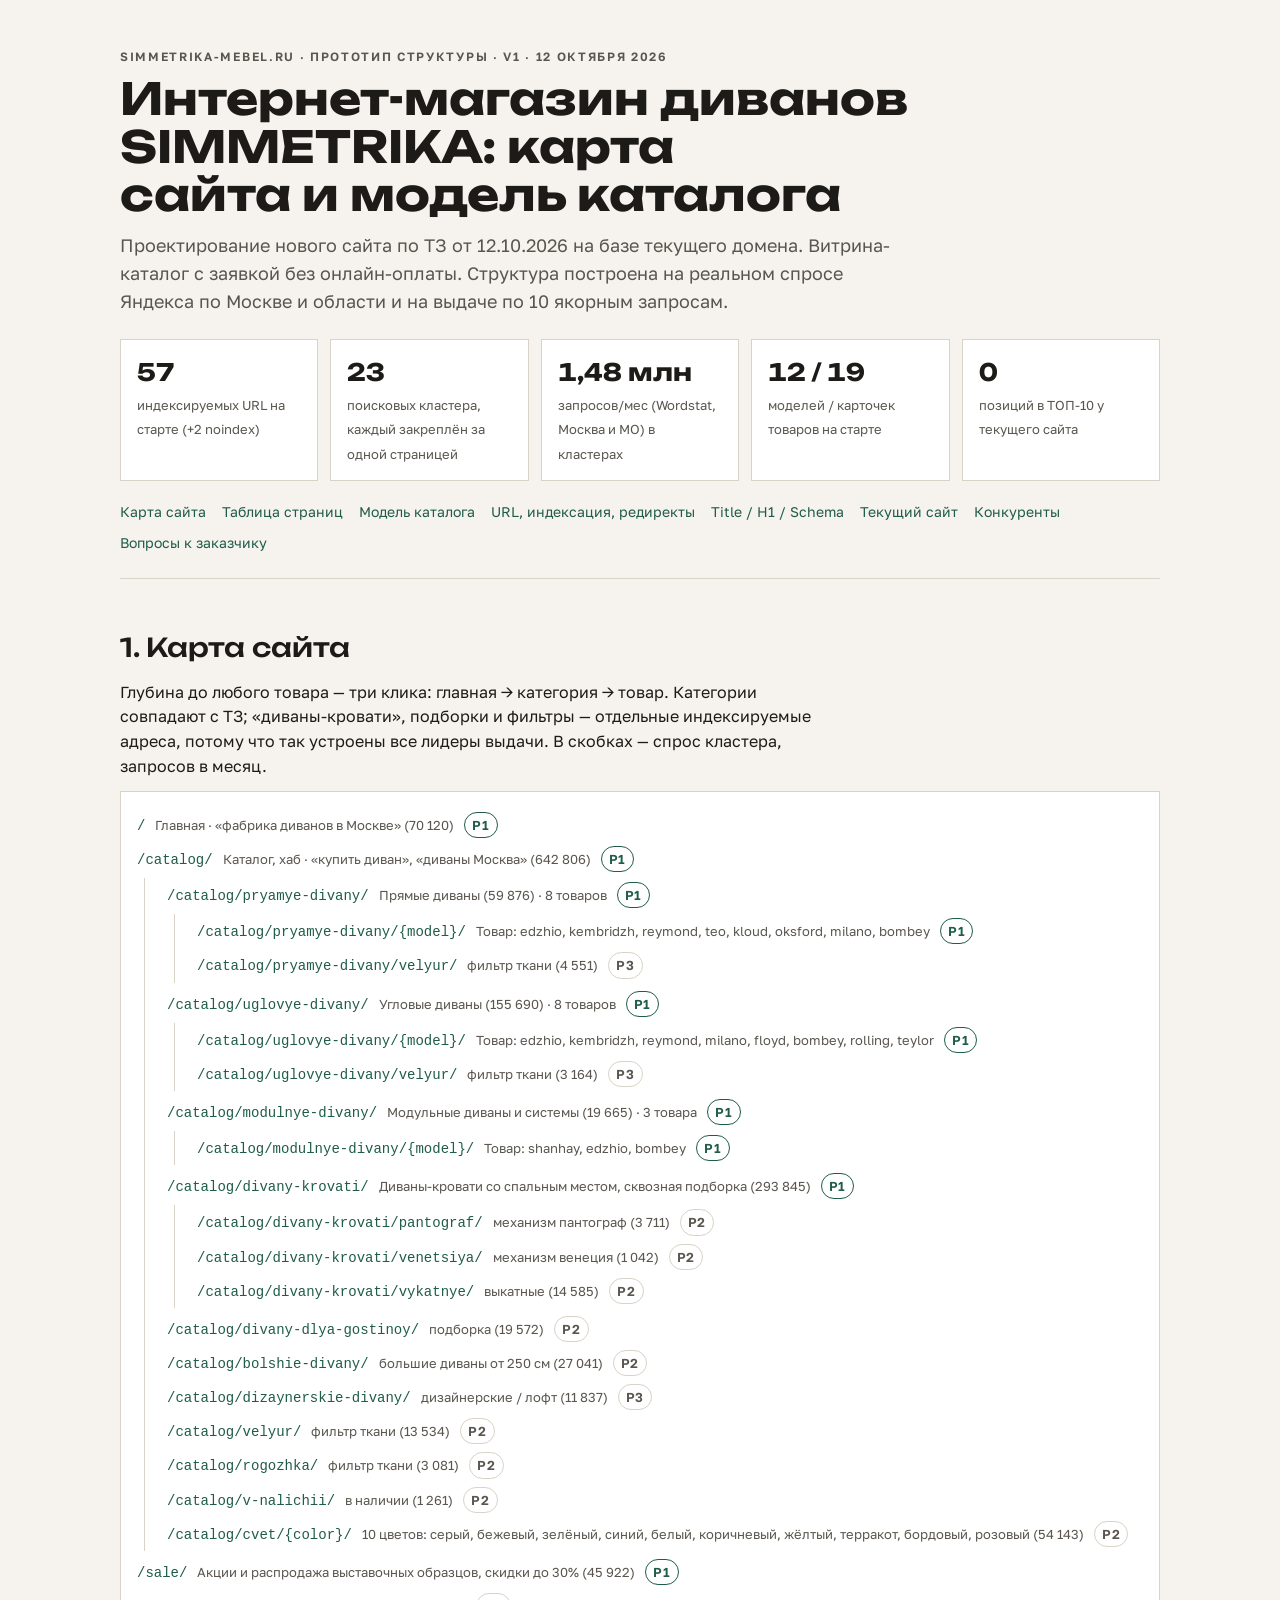
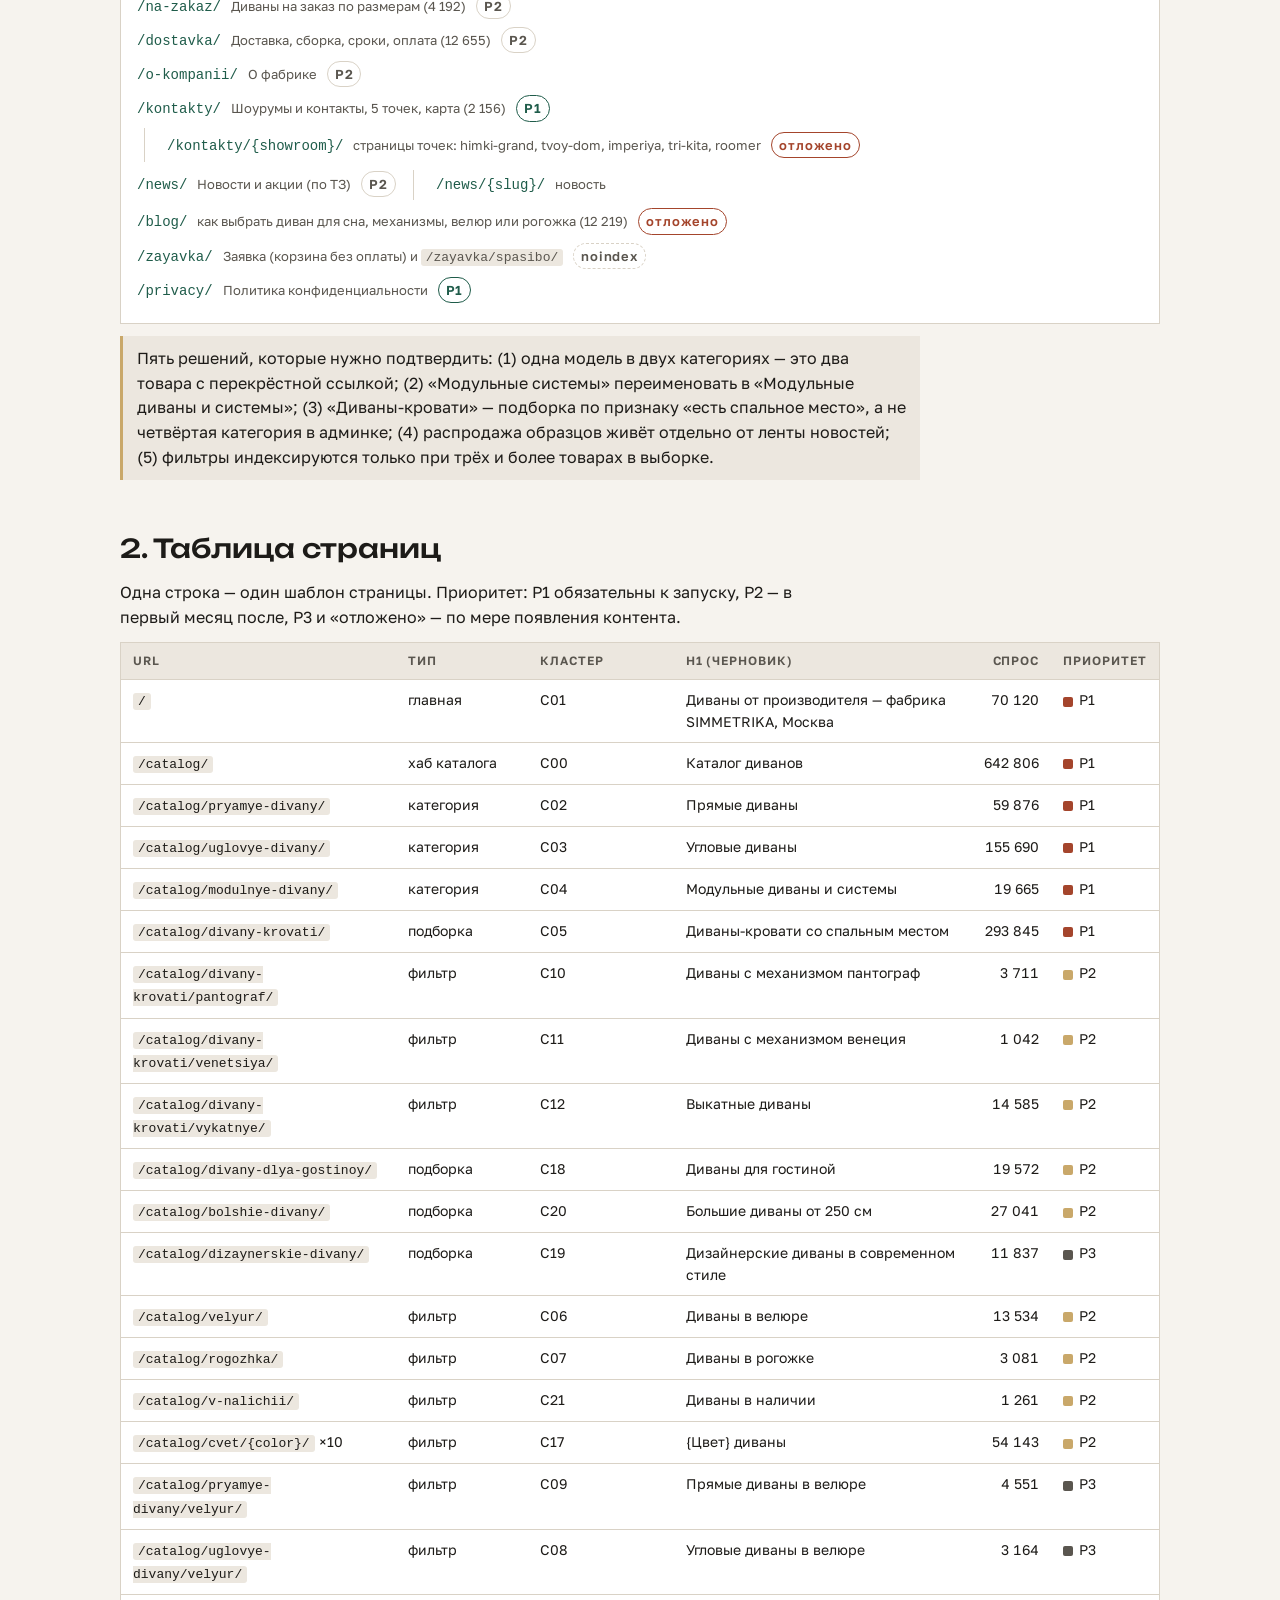
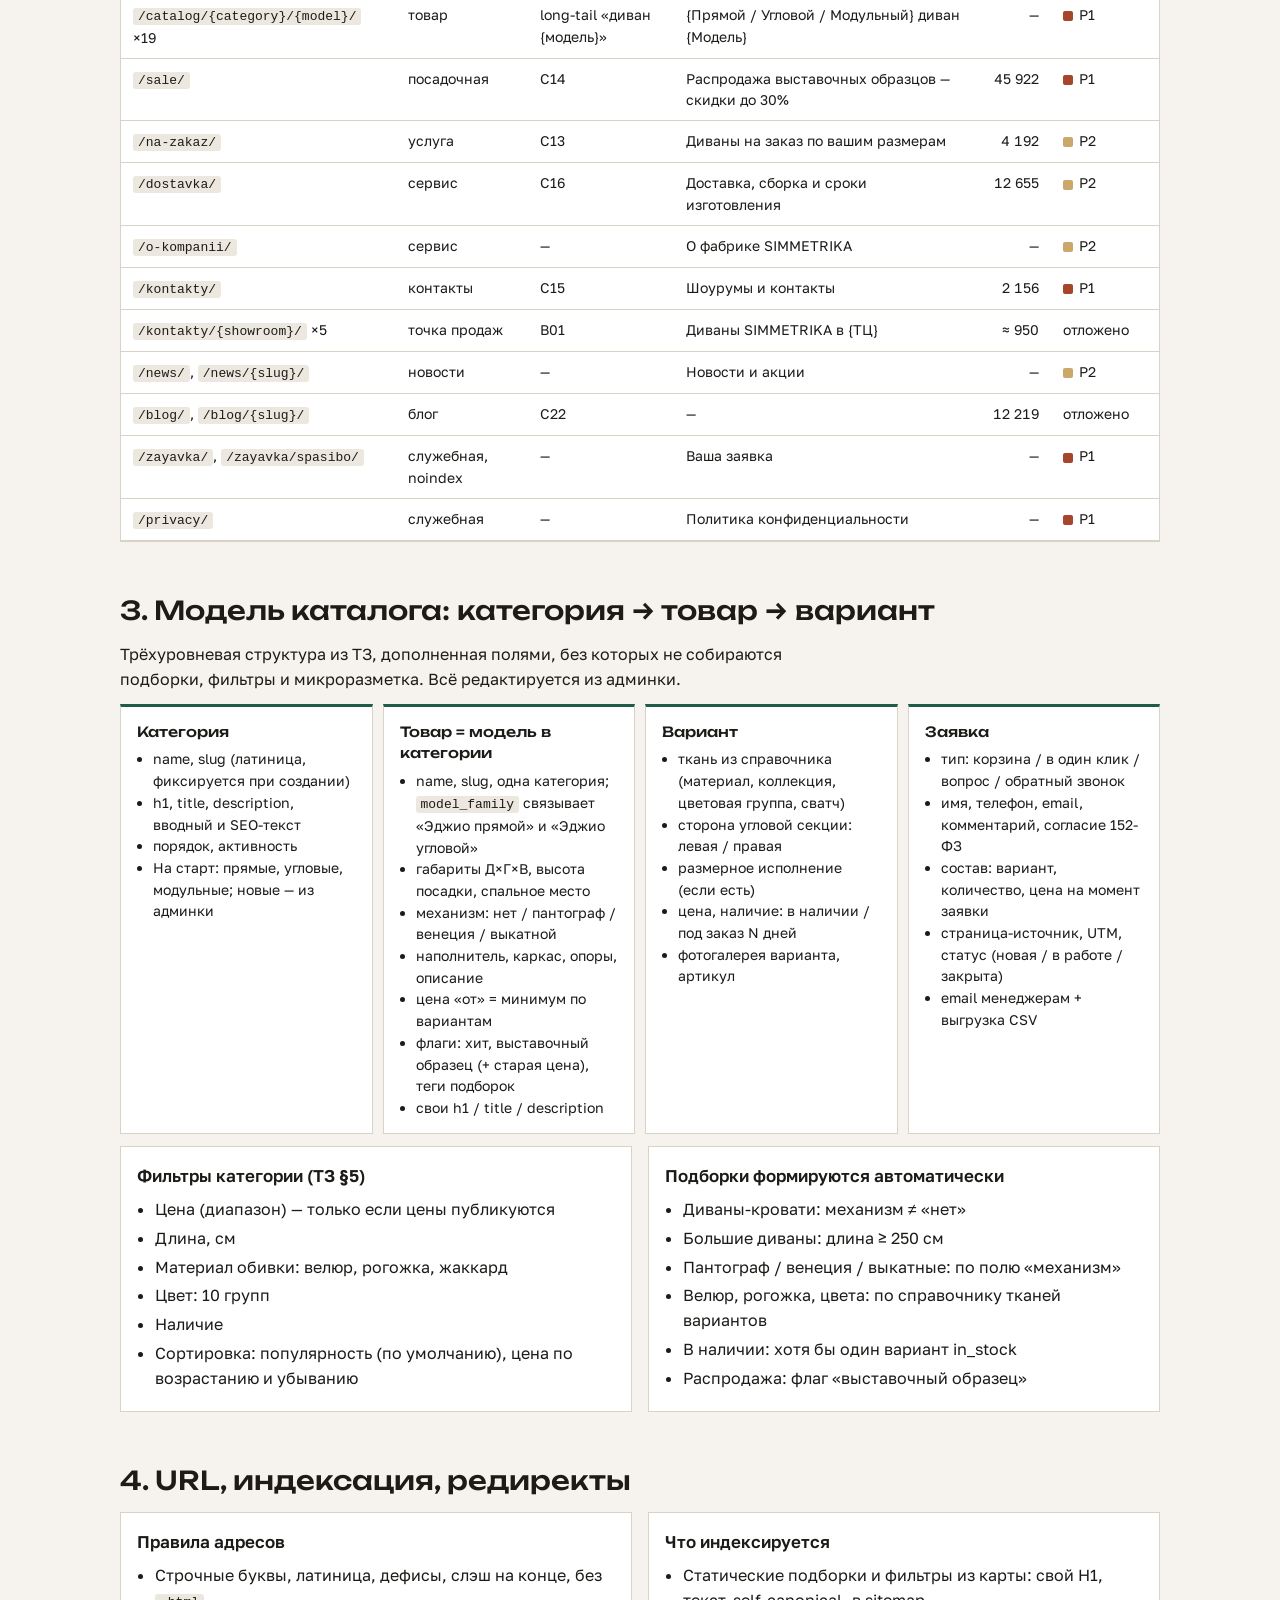
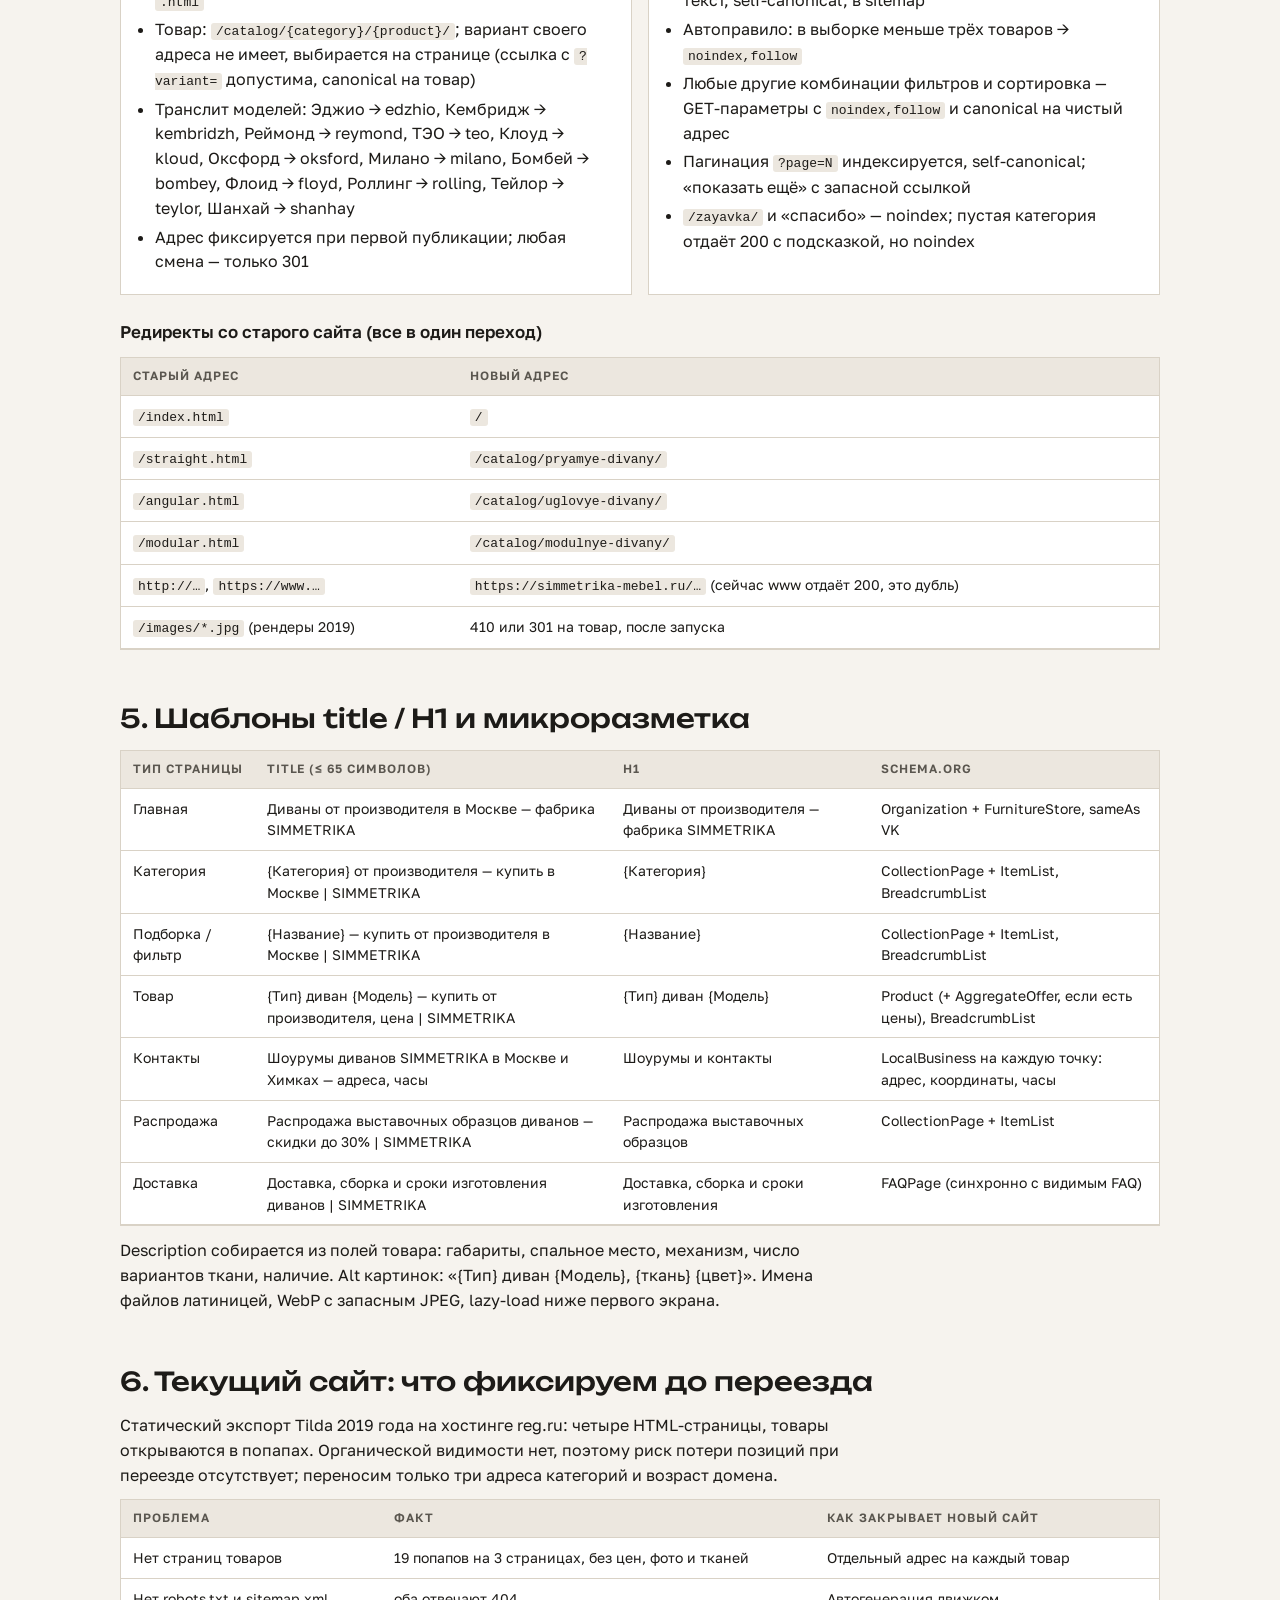
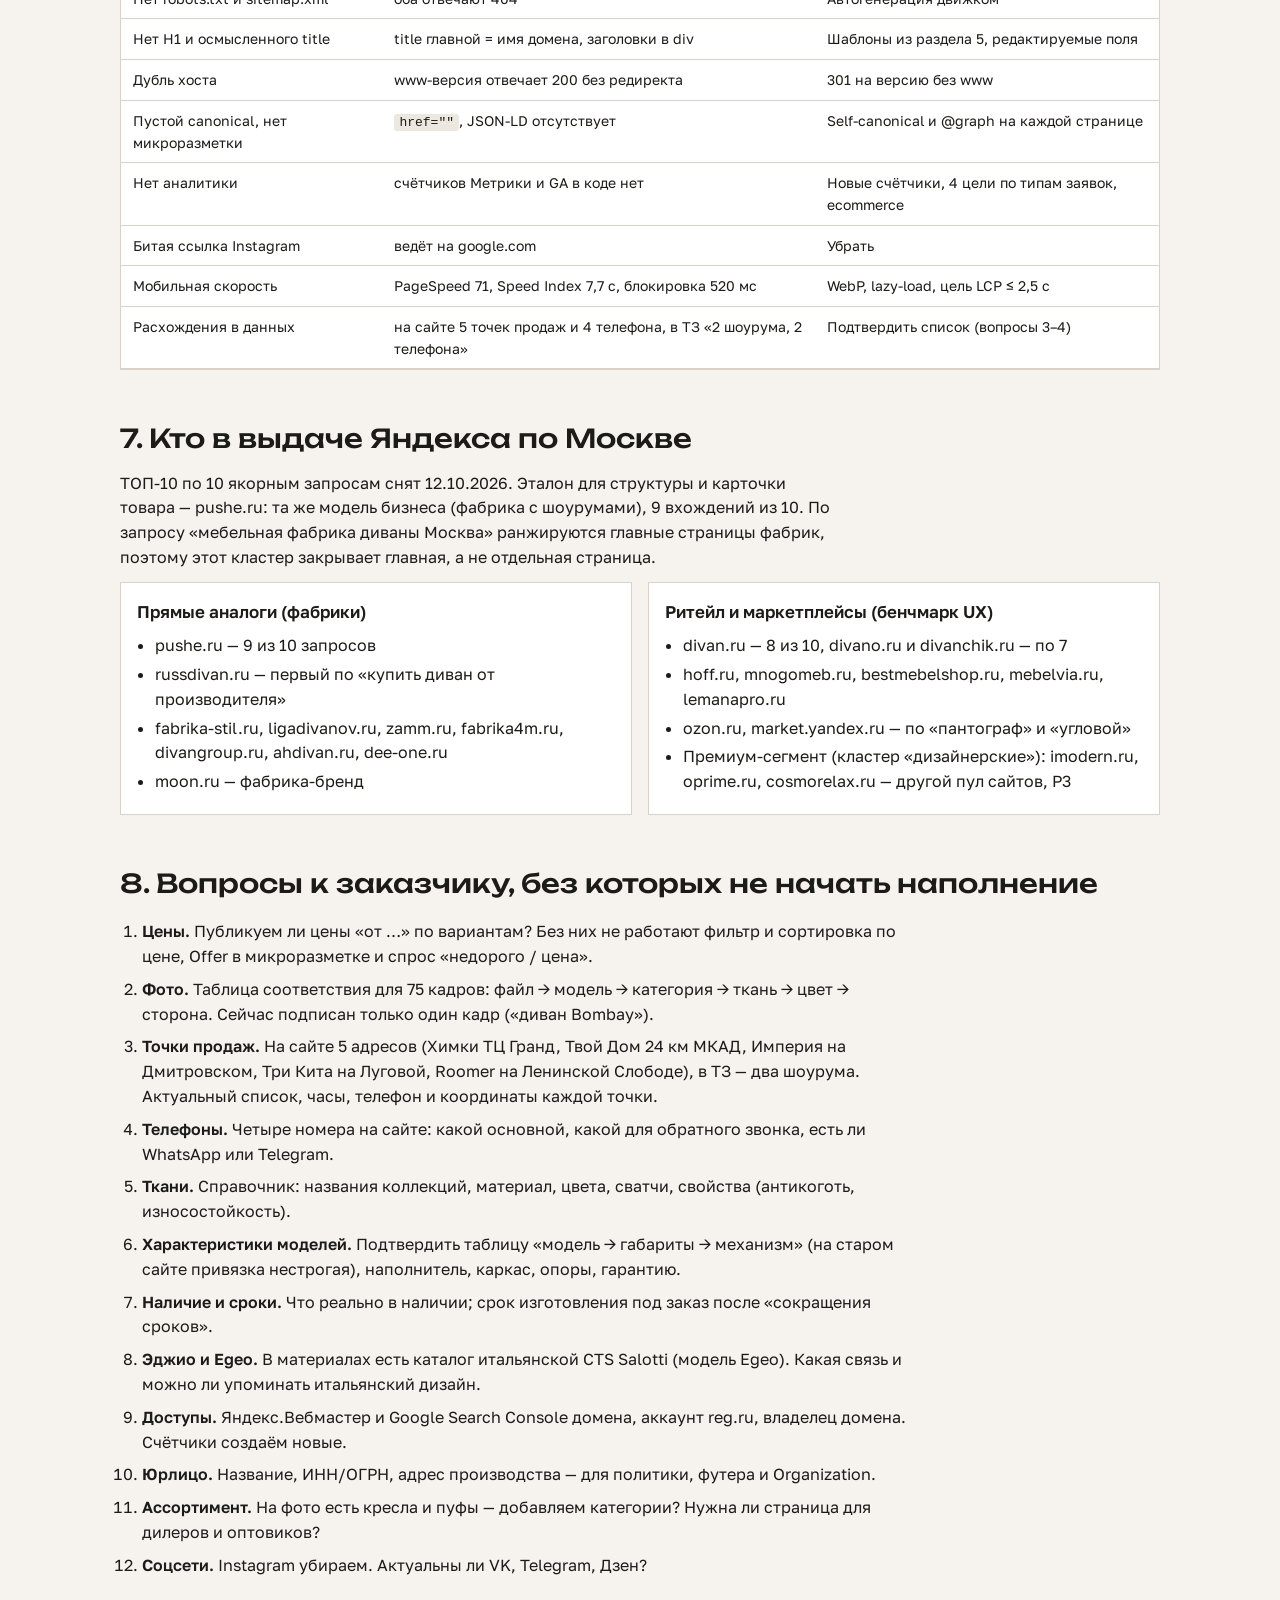
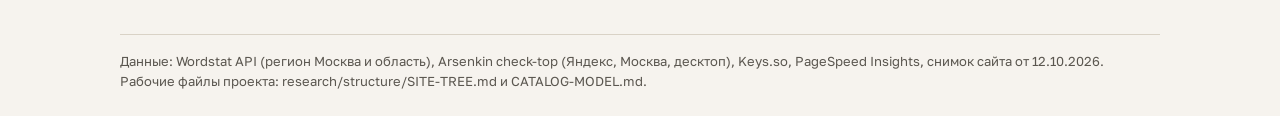
<file: index.html>
<!doctype html>
<html lang="ru">
<head>
<meta charset="utf-8">
<meta name="viewport" content="width=device-width,initial-scale=1">
<meta name="robots" content="noindex,nofollow">
<style>img{max-width:100%}[hidden]{display:none!important}</style>
<title>Прототип SIMMETRIKA</title>
<link rel="stylesheet" href="https://fonts.googleapis.com/css2?family=Unbounded:wght@500;700&family=Golos+Text:wght@400;500;600&display=swap">
<style>
/* Layout: single column document, 72ch reading measure, wide tables break out to full width in their own scroll box. */
:root{
  --bg:#f6f3ee; --bg-2:#ecE7df; --fg:#1d1b18; --fg-2:#5a564f; --line:#d9d2c6;
  --accent:#1f5c4a; --accent-2:#c9a86a; --warn:#a4452c; --ok:#2f7a4f; --card:#ffffff;
  --display:'Unbounded','Arial Black',sans-serif; --body:'Golos Text','Helvetica Neue',Arial,sans-serif; --mono:ui-monospace,'SF Mono',Menlo,Consolas,monospace;
}
@media (prefers-color-scheme:dark){:root:not([data-theme="light"]){--bg:#17191a;--bg-2:#212426;--fg:#ede8e0;--fg-2:#a7a198;--line:#3a3d40;--accent:#6fc3a3;--accent-2:#d9b978;--warn:#e07a5f;--ok:#7fcf9a;--card:#1f2224;color-scheme:dark}}
:root[data-theme="dark"]{--bg:#17191a;--bg-2:#212426;--fg:#ede8e0;--fg-2:#a7a198;--line:#3a3d40;--accent:#6fc3a3;--accent-2:#d9b978;--warn:#e07a5f;--ok:#7fcf9a;--card:#1f2224;color-scheme:dark}
*{box-sizing:border-box}
body{background:var(--bg);color:var(--fg);font-family:var(--body);font-size:16px;line-height:1.55;margin:0;padding-block:0 64px;padding-inline:16px}
.wrap{max-width:1040px;margin:0 auto}
header.hero{padding-block:48px 24px;border-bottom:1px solid var(--line)}
.eyebrow{font-size:12px;letter-spacing:.14em;text-transform:uppercase;color:var(--fg-2);font-weight:600}
h1{font-family:var(--display);font-weight:700;font-size:clamp(28px,5vw,44px);line-height:1.1;margin:8px 0 12px;text-wrap:balance}
h2{font-family:var(--display);font-weight:500;font-size:clamp(20px,3vw,26px);margin:48px 0 12px;text-wrap:balance}
h3{font-size:17px;font-weight:600;margin:24px 0 8px}
p{max-width:72ch;margin:0 0 12px}
.lead{font-size:18px;color:var(--fg-2);max-width:72ch}
nav.toc{display:flex;flex-wrap:wrap;gap:8px 16px;margin-top:20px;font-size:14px}
nav.toc a{color:var(--accent);text-decoration:none;border-bottom:1px solid transparent}
nav.toc a:hover,nav.toc a:focus-visible{border-color:var(--accent);outline:none}
.kpis{display:grid;grid-template-columns:repeat(auto-fit,minmax(150px,1fr));gap:12px;margin:24px 0 0}
.kpi{background:var(--card);border:1px solid var(--line);padding:14px 16px;min-width:0}
.kpi b{display:block;font-family:var(--display);font-size:24px;font-weight:700;font-variant-numeric:tabular-nums}
.kpi span{font-size:13px;color:var(--fg-2)}
.tablewrap{overflow-x:auto;border:1px solid var(--line);background:var(--card);margin:12px 0 0;min-width:0}
table{border-collapse:collapse;width:100%;font-size:14px;min-width:640px}
th,td{text-align:left;padding:9px 12px;border-bottom:1px solid var(--line);vertical-align:top}
th{font-size:12px;letter-spacing:.08em;text-transform:uppercase;color:var(--fg-2);background:var(--bg-2);font-weight:600}
td.num,th.num{text-align:right;font-variant-numeric:tabular-nums;white-space:nowrap}
code{font-family:var(--mono);font-size:13px;background:var(--bg-2);padding:1px 5px;border-radius:3px}
.tree{background:var(--card);border:1px solid var(--line);padding:16px;overflow-x:auto;margin:12px 0 0}
.tree ul{list-style:none;margin:0;padding-left:0}
.tree ul ul{padding-left:22px;border-left:1px solid var(--line);margin-left:7px}
.tree li{padding:4px 0;display:flex;flex-wrap:wrap;gap:6px 10px;align-items:baseline;min-width:0}
.tree li>code{color:var(--accent);background:transparent;padding:0;font-size:14px}
.tree li>span{color:var(--fg-2);font-size:13px}
.pill{display:inline-block;font-size:11px;font-weight:600;letter-spacing:.06em;padding:2px 7px;border:1px solid var(--line);border-radius:999px;color:var(--fg-2);white-space:nowrap}
.pill.p1{color:var(--accent);border-color:var(--accent)}
.pill.d{color:var(--warn);border-color:var(--warn)}
.pill.noidx{color:var(--fg-2);border-style:dashed}
.grid2{display:grid;grid-template-columns:repeat(auto-fit,minmax(280px,1fr));gap:16px;margin-top:12px}
.box{background:var(--card);border:1px solid var(--line);padding:16px;min-width:0}
.box h3{margin-top:0}
.box ul{margin:0;padding-left:18px}
.box li{margin:4px 0}
.flow{display:flex;flex-wrap:wrap;gap:10px;align-items:stretch;margin-top:12px}
.flow .step{flex:1 1 220px;background:var(--card);border:1px solid var(--line);padding:14px 16px;min-width:0;border-top:3px solid var(--accent)}
.flow .step b{display:block;font-family:var(--display);font-size:14px;font-weight:500;margin-bottom:6px}
.flow .step ul{margin:0;padding-left:16px;font-size:14px}
ol.q{padding-left:22px;max-width:80ch}
ol.q li{margin:8px 0}
ol.q li b{font-weight:600}
.note{border-left:3px solid var(--accent-2);padding:10px 14px;background:var(--bg-2);max-width:80ch;margin:12px 0}
.sev{display:inline-block;width:10px;height:10px;border-radius:2px;margin-right:6px;vertical-align:middle}
.sev.p1{background:var(--warn)}.sev.p2{background:var(--accent-2)}.sev.p3{background:var(--fg-2)}
footer{margin-top:56px;padding-top:16px;border-top:1px solid var(--line);font-size:13px;color:var(--fg-2)}
@media (max-width:480px){.tree ul ul{padding-left:12px}}
@media (prefers-reduced-motion:no-preference){a{transition:border-color .15s}}
</style>
</head>
<body>


<div class="wrap">
<header class="hero">
  <div class="eyebrow">simmetrika-mebel.ru · прототип структуры · v1 · 12 октября 2026</div>
  <h1>Интернет-магазин диванов SIMMETRIKA: карта сайта и модель каталога</h1>
  <p class="lead">Проектирование нового сайта по ТЗ от 12.10.2026 на базе текущего домена. Витрина-каталог с заявкой без онлайн-оплаты. Структура построена на реальном спросе Яндекса по Москве и области и на выдаче по 10 якорным запросам.</p>
  <div class="kpis">
    <div class="kpi"><b>57</b><span>индексируемых URL на старте (+2 noindex)</span></div>
    <div class="kpi"><b>23</b><span>поисковых кластера, каждый закреплён за одной страницей</span></div>
    <div class="kpi"><b>1,48 млн</b><span>запросов/мес (Wordstat, Москва и МО) в кластерах</span></div>
    <div class="kpi"><b>12 / 19</b><span>моделей / карточек товаров на старте</span></div>
    <div class="kpi"><b>0</b><span>позиций в ТОП-10 у текущего сайта</span></div>
  </div>
  <nav class="toc" aria-label="Разделы">
    <a href="#tree">Карта сайта</a><a href="#pages">Таблица страниц</a><a href="#catalog">Модель каталога</a><a href="#rules">URL, индексация, редиректы</a><a href="#meta">Title / H1 / Schema</a><a href="#current">Текущий сайт</a><a href="#serp">Конкуренты</a><a href="#questions">Вопросы к заказчику</a>
  </nav>
</header>

<h2 id="tree">1. Карта сайта</h2>
<p>Глубина до любого товара — три клика: главная → категория → товар. Категории совпадают с ТЗ; «диваны-кровати», подборки и фильтры — отдельные индексируемые адреса, потому что так устроены все лидеры выдачи. В скобках — спрос кластера, запросов в месяц.</p>
<div class="tree">
<ul>
 <li><code>/</code><span>Главная · «фабрика диванов в Москве» (70 120)</span><span class="pill p1">P1</span></li>
 <li><code>/catalog/</code><span>Каталог, хаб · «купить диван», «диваны Москва» (642 806)</span><span class="pill p1">P1</span>
  <ul>
   <li><code>/catalog/pryamye-divany/</code><span>Прямые диваны (59 876) · 8 товаров</span><span class="pill p1">P1</span>
    <ul>
     <li><code>/catalog/pryamye-divany/{model}/</code><span>Товар: edzhio, kembridzh, reymond, teo, kloud, oksford, milano, bombey</span><span class="pill p1">P1</span></li>
     <li><code>/catalog/pryamye-divany/velyur/</code><span>фильтр ткани (4 551)</span><span class="pill">P3</span></li>
    </ul></li>
   <li><code>/catalog/uglovye-divany/</code><span>Угловые диваны (155 690) · 8 товаров</span><span class="pill p1">P1</span>
    <ul>
     <li><code>/catalog/uglovye-divany/{model}/</code><span>Товар: edzhio, kembridzh, reymond, milano, floyd, bombey, rolling, teylor</span><span class="pill p1">P1</span></li>
     <li><code>/catalog/uglovye-divany/velyur/</code><span>фильтр ткани (3 164)</span><span class="pill">P3</span></li>
    </ul></li>
   <li><code>/catalog/modulnye-divany/</code><span>Модульные диваны и системы (19 665) · 3 товара</span><span class="pill p1">P1</span>
    <ul><li><code>/catalog/modulnye-divany/{model}/</code><span>Товар: shanhay, edzhio, bombey</span><span class="pill p1">P1</span></li></ul></li>
   <li><code>/catalog/divany-krovati/</code><span>Диваны-кровати со спальным местом, сквозная подборка (293 845)</span><span class="pill p1">P1</span>
    <ul>
     <li><code>/catalog/divany-krovati/pantograf/</code><span>механизм пантограф (3 711)</span><span class="pill">P2</span></li>
     <li><code>/catalog/divany-krovati/venetsiya/</code><span>механизм венеция (1 042)</span><span class="pill">P2</span></li>
     <li><code>/catalog/divany-krovati/vykatnye/</code><span>выкатные (14 585)</span><span class="pill">P2</span></li>
    </ul></li>
   <li><code>/catalog/divany-dlya-gostinoy/</code><span>подборка (19 572)</span><span class="pill">P2</span></li>
   <li><code>/catalog/bolshie-divany/</code><span>большие диваны от 250 см (27 041)</span><span class="pill">P2</span></li>
   <li><code>/catalog/dizaynerskie-divany/</code><span>дизайнерские / лофт (11 837)</span><span class="pill">P3</span></li>
   <li><code>/catalog/velyur/</code><span>фильтр ткани (13 534)</span><span class="pill">P2</span></li>
   <li><code>/catalog/rogozhka/</code><span>фильтр ткани (3 081)</span><span class="pill">P2</span></li>
   <li><code>/catalog/v-nalichii/</code><span>в наличии (1 261)</span><span class="pill">P2</span></li>
   <li><code>/catalog/cvet/{color}/</code><span>10 цветов: серый, бежевый, зелёный, синий, белый, коричневый, жёлтый, терракот, бордовый, розовый (54 143)</span><span class="pill">P2</span></li>
  </ul></li>
 <li><code>/sale/</code><span>Акции и распродажа выставочных образцов, скидки до 30% (45 922)</span><span class="pill p1">P1</span></li>
 <li><code>/na-zakaz/</code><span>Диваны на заказ по размерам (4 192)</span><span class="pill">P2</span></li>
 <li><code>/dostavka/</code><span>Доставка, сборка, сроки, оплата (12 655)</span><span class="pill">P2</span></li>
 <li><code>/o-kompanii/</code><span>О фабрике</span><span class="pill">P2</span></li>
 <li><code>/kontakty/</code><span>Шоурумы и контакты, 5 точек, карта (2 156)</span><span class="pill p1">P1</span>
  <ul><li><code>/kontakty/{showroom}/</code><span>страницы точек: himki-grand, tvoy-dom, imperiya, tri-kita, roomer</span><span class="pill d">отложено</span></li></ul></li>
 <li><code>/news/</code><span>Новости и акции (по ТЗ)</span><span class="pill">P2</span>
  <ul><li><code>/news/{slug}/</code><span>новость</span></li></ul></li>
 <li><code>/blog/</code><span>как выбрать диван для сна, механизмы, велюр или рогожка (12 219)</span><span class="pill d">отложено</span></li>
 <li><code>/zayavka/</code><span>Заявка (корзина без оплаты) и <code>/zayavka/spasibo/</code></span><span class="pill noidx">noindex</span></li>
 <li><code>/privacy/</code><span>Политика конфиденциальности</span><span class="pill p1">P1</span></li>
</ul>
</div>
<p class="note">Пять решений, которые нужно подтвердить: (1) одна модель в двух категориях — это два товара с перекрёстной ссылкой; (2) «Модульные системы» переименовать в «Модульные диваны и системы»; (3) «Диваны-кровати» — подборка по признаку «есть спальное место», а не четвёртая категория в админке; (4) распродажа образцов живёт отдельно от ленты новостей; (5) фильтры индексируются только при трёх и более товарах в выборке.</p>

<h2 id="pages">2. Таблица страниц</h2>
<p>Одна строка — один шаблон страницы. Приоритет: P1 обязательны к запуску, P2 — в первый месяц после, P3 и «отложено» — по мере появления контента.</p>
<div class="tablewrap"><table>
<thead><tr><th>URL</th><th>Тип</th><th>Кластер</th><th>H1 (черновик)</th><th class="num">Спрос</th><th>Приоритет</th></tr></thead>
<tbody>
<tr><td><code>/</code></td><td>главная</td><td>C01</td><td>Диваны от производителя — фабрика SIMMETRIKA, Москва</td><td class="num">70 120</td><td><span class="sev p1"></span>P1</td></tr>
<tr><td><code>/catalog/</code></td><td>хаб каталога</td><td>C00</td><td>Каталог диванов</td><td class="num">642 806</td><td><span class="sev p1"></span>P1</td></tr>
<tr><td><code>/catalog/pryamye-divany/</code></td><td>категория</td><td>C02</td><td>Прямые диваны</td><td class="num">59 876</td><td><span class="sev p1"></span>P1</td></tr>
<tr><td><code>/catalog/uglovye-divany/</code></td><td>категория</td><td>C03</td><td>Угловые диваны</td><td class="num">155 690</td><td><span class="sev p1"></span>P1</td></tr>
<tr><td><code>/catalog/modulnye-divany/</code></td><td>категория</td><td>C04</td><td>Модульные диваны и системы</td><td class="num">19 665</td><td><span class="sev p1"></span>P1</td></tr>
<tr><td><code>/catalog/divany-krovati/</code></td><td>подборка</td><td>C05</td><td>Диваны-кровати со спальным местом</td><td class="num">293 845</td><td><span class="sev p1"></span>P1</td></tr>
<tr><td><code>/catalog/divany-krovati/pantograf/</code></td><td>фильтр</td><td>C10</td><td>Диваны с механизмом пантограф</td><td class="num">3 711</td><td><span class="sev p2"></span>P2</td></tr>
<tr><td><code>/catalog/divany-krovati/venetsiya/</code></td><td>фильтр</td><td>C11</td><td>Диваны с механизмом венеция</td><td class="num">1 042</td><td><span class="sev p2"></span>P2</td></tr>
<tr><td><code>/catalog/divany-krovati/vykatnye/</code></td><td>фильтр</td><td>C12</td><td>Выкатные диваны</td><td class="num">14 585</td><td><span class="sev p2"></span>P2</td></tr>
<tr><td><code>/catalog/divany-dlya-gostinoy/</code></td><td>подборка</td><td>C18</td><td>Диваны для гостиной</td><td class="num">19 572</td><td><span class="sev p2"></span>P2</td></tr>
<tr><td><code>/catalog/bolshie-divany/</code></td><td>подборка</td><td>C20</td><td>Большие диваны от 250 см</td><td class="num">27 041</td><td><span class="sev p2"></span>P2</td></tr>
<tr><td><code>/catalog/dizaynerskie-divany/</code></td><td>подборка</td><td>C19</td><td>Дизайнерские диваны в современном стиле</td><td class="num">11 837</td><td><span class="sev p3"></span>P3</td></tr>
<tr><td><code>/catalog/velyur/</code></td><td>фильтр</td><td>C06</td><td>Диваны в велюре</td><td class="num">13 534</td><td><span class="sev p2"></span>P2</td></tr>
<tr><td><code>/catalog/rogozhka/</code></td><td>фильтр</td><td>C07</td><td>Диваны в рогожке</td><td class="num">3 081</td><td><span class="sev p2"></span>P2</td></tr>
<tr><td><code>/catalog/v-nalichii/</code></td><td>фильтр</td><td>C21</td><td>Диваны в наличии</td><td class="num">1 261</td><td><span class="sev p2"></span>P2</td></tr>
<tr><td><code>/catalog/cvet/{color}/</code> ×10</td><td>фильтр</td><td>C17</td><td>{Цвет} диваны</td><td class="num">54 143</td><td><span class="sev p2"></span>P2</td></tr>
<tr><td><code>/catalog/pryamye-divany/velyur/</code></td><td>фильтр</td><td>C09</td><td>Прямые диваны в велюре</td><td class="num">4 551</td><td><span class="sev p3"></span>P3</td></tr>
<tr><td><code>/catalog/uglovye-divany/velyur/</code></td><td>фильтр</td><td>C08</td><td>Угловые диваны в велюре</td><td class="num">3 164</td><td><span class="sev p3"></span>P3</td></tr>
<tr><td><code>/catalog/{category}/{model}/</code> ×19</td><td>товар</td><td>long-tail «диван {модель}»</td><td>{Прямой / Угловой / Модульный} диван {Модель}</td><td class="num">—</td><td><span class="sev p1"></span>P1</td></tr>
<tr><td><code>/sale/</code></td><td>посадочная</td><td>C14</td><td>Распродажа выставочных образцов — скидки до 30%</td><td class="num">45 922</td><td><span class="sev p1"></span>P1</td></tr>
<tr><td><code>/na-zakaz/</code></td><td>услуга</td><td>C13</td><td>Диваны на заказ по вашим размерам</td><td class="num">4 192</td><td><span class="sev p2"></span>P2</td></tr>
<tr><td><code>/dostavka/</code></td><td>сервис</td><td>C16</td><td>Доставка, сборка и сроки изготовления</td><td class="num">12 655</td><td><span class="sev p2"></span>P2</td></tr>
<tr><td><code>/o-kompanii/</code></td><td>сервис</td><td>—</td><td>О фабрике SIMMETRIKA</td><td class="num">—</td><td><span class="sev p2"></span>P2</td></tr>
<tr><td><code>/kontakty/</code></td><td>контакты</td><td>C15</td><td>Шоурумы и контакты</td><td class="num">2 156</td><td><span class="sev p1"></span>P1</td></tr>
<tr><td><code>/kontakty/{showroom}/</code> ×5</td><td>точка продаж</td><td>B01</td><td>Диваны SIMMETRIKA в {ТЦ}</td><td class="num">≈ 950</td><td>отложено</td></tr>
<tr><td><code>/news/</code>, <code>/news/{slug}/</code></td><td>новости</td><td>—</td><td>Новости и акции</td><td class="num">—</td><td><span class="sev p2"></span>P2</td></tr>
<tr><td><code>/blog/</code>, <code>/blog/{slug}/</code></td><td>блог</td><td>C22</td><td>—</td><td class="num">12 219</td><td>отложено</td></tr>
<tr><td><code>/zayavka/</code>, <code>/zayavka/spasibo/</code></td><td>служебная, noindex</td><td>—</td><td>Ваша заявка</td><td class="num">—</td><td><span class="sev p1"></span>P1</td></tr>
<tr><td><code>/privacy/</code></td><td>служебная</td><td>—</td><td>Политика конфиденциальности</td><td class="num">—</td><td><span class="sev p1"></span>P1</td></tr>
</tbody></table></div>

<h2 id="catalog">3. Модель каталога: категория → товар → вариант</h2>
<p>Трёхуровневая структура из ТЗ, дополненная полями, без которых не собираются подборки, фильтры и микроразметка. Всё редактируется из админки.</p>
<div class="flow">
 <div class="step"><b>Категория</b><ul><li>name, slug (латиница, фиксируется при создании)</li><li>h1, title, description, вводный и SEO-текст</li><li>порядок, активность</li><li>На старт: прямые, угловые, модульные; новые — из админки</li></ul></div>
 <div class="step"><b>Товар = модель в категории</b><ul><li>name, slug, одна категория; <code>model_family</code> связывает «Эджио прямой» и «Эджио угловой»</li><li>габариты Д×Г×В, высота посадки, спальное место</li><li>механизм: нет / пантограф / венеция / выкатной</li><li>наполнитель, каркас, опоры, описание</li><li>цена «от» = минимум по вариантам</li><li>флаги: хит, выставочный образец (+ старая цена), теги подборок</li><li>свои h1 / title / description</li></ul></div>
 <div class="step"><b>Вариант</b><ul><li>ткань из справочника (материал, коллекция, цветовая группа, сватч)</li><li>сторона угловой секции: левая / правая</li><li>размерное исполнение (если есть)</li><li>цена, наличие: в наличии / под заказ N дней</li><li>фотогалерея варианта, артикул</li></ul></div>
 <div class="step"><b>Заявка</b><ul><li>тип: корзина / в один клик / вопрос / обратный звонок</li><li>имя, телефон, email, комментарий, согласие 152-ФЗ</li><li>состав: вариант, количество, цена на момент заявки</li><li>страница-источник, UTM, статус (новая / в работе / закрыта)</li><li>email менеджерам + выгрузка CSV</li></ul></div>
</div>
<div class="grid2">
 <div class="box"><h3>Фильтры категории (ТЗ §5)</h3><ul><li>Цена (диапазон) — только если цены публикуются</li><li>Длина, см</li><li>Материал обивки: велюр, рогожка, жаккард</li><li>Цвет: 10 групп</li><li>Наличие</li><li>Сортировка: популярность (по умолчанию), цена по возрастанию и убыванию</li></ul></div>
 <div class="box"><h3>Подборки формируются автоматически</h3><ul><li>Диваны-кровати: механизм ≠ «нет»</li><li>Большие диваны: длина ≥ 250 см</li><li>Пантограф / венеция / выкатные: по полю «механизм»</li><li>Велюр, рогожка, цвета: по справочнику тканей вариантов</li><li>В наличии: хотя бы один вариант in_stock</li><li>Распродажа: флаг «выставочный образец»</li></ul></div>
</div>

<h2 id="rules">4. URL, индексация, редиректы</h2>
<div class="grid2">
 <div class="box"><h3>Правила адресов</h3><ul><li>Строчные буквы, латиница, дефисы, слэш на конце, без <code>.html</code></li><li>Товар: <code>/catalog/{category}/{product}/</code>; вариант своего адреса не имеет, выбирается на странице (ссылка с <code>?variant=</code> допустима, canonical на товар)</li><li>Транслит моделей: Эджио → edzhio, Кембридж → kembridzh, Реймонд → reymond, ТЭО → teo, Клоуд → kloud, Оксфорд → oksford, Милано → milano, Бомбей → bombey, Флоид → floyd, Роллинг → rolling, Тейлор → teylor, Шанхай → shanhay</li><li>Адрес фиксируется при первой публикации; любая смена — только 301</li></ul></div>
 <div class="box"><h3>Что индексируется</h3><ul><li>Статические подборки и фильтры из карты: свой H1, текст, self-canonical, в sitemap</li><li>Автоправило: в выборке меньше трёх товаров → <code>noindex,follow</code></li><li>Любые другие комбинации фильтров и сортировка — GET-параметры с <code>noindex,follow</code> и canonical на чистый адрес</li><li>Пагинация <code>?page=N</code> индексируется, self-canonical; «показать ещё» с запасной ссылкой</li><li><code>/zayavka/</code> и «спасибо» — noindex; пустая категория отдаёт 200 с подсказкой, но noindex</li></ul></div>
</div>
<h3>Редиректы со старого сайта (все в один переход)</h3>
<div class="tablewrap"><table>
<thead><tr><th>Старый адрес</th><th>Новый адрес</th></tr></thead>
<tbody>
<tr><td><code>/index.html</code></td><td><code>/</code></td></tr>
<tr><td><code>/straight.html</code></td><td><code>/catalog/pryamye-divany/</code></td></tr>
<tr><td><code>/angular.html</code></td><td><code>/catalog/uglovye-divany/</code></td></tr>
<tr><td><code>/modular.html</code></td><td><code>/catalog/modulnye-divany/</code></td></tr>
<tr><td><code>http://…</code>, <code>https://www.…</code></td><td><code>https://simmetrika-mebel.ru/…</code> (сейчас www отдаёт 200, это дубль)</td></tr>
<tr><td><code>/images/*.jpg</code> (рендеры 2019)</td><td>410 или 301 на товар, после запуска</td></tr>
</tbody></table></div>

<h2 id="meta">5. Шаблоны title / H1 и микроразметка</h2>
<div class="tablewrap"><table>
<thead><tr><th>Тип страницы</th><th>Title (≤ 65 символов)</th><th>H1</th><th>Schema.org</th></tr></thead>
<tbody>
<tr><td>Главная</td><td>Диваны от производителя в Москве — фабрика SIMMETRIKA</td><td>Диваны от производителя — фабрика SIMMETRIKA</td><td>Organization + FurnitureStore, sameAs VK</td></tr>
<tr><td>Категория</td><td>{Категория} от производителя — купить в Москве | SIMMETRIKA</td><td>{Категория}</td><td>CollectionPage + ItemList, BreadcrumbList</td></tr>
<tr><td>Подборка / фильтр</td><td>{Название} — купить от производителя в Москве | SIMMETRIKA</td><td>{Название}</td><td>CollectionPage + ItemList, BreadcrumbList</td></tr>
<tr><td>Товар</td><td>{Тип} диван {Модель} — купить от производителя, цена | SIMMETRIKA</td><td>{Тип} диван {Модель}</td><td>Product (+ AggregateOffer, если есть цены), BreadcrumbList</td></tr>
<tr><td>Контакты</td><td>Шоурумы диванов SIMMETRIKA в Москве и Химках — адреса, часы</td><td>Шоурумы и контакты</td><td>LocalBusiness на каждую точку: адрес, координаты, часы</td></tr>
<tr><td>Распродажа</td><td>Распродажа выставочных образцов диванов — скидки до 30% | SIMMETRIKA</td><td>Распродажа выставочных образцов</td><td>CollectionPage + ItemList</td></tr>
<tr><td>Доставка</td><td>Доставка, сборка и сроки изготовления диванов | SIMMETRIKA</td><td>Доставка, сборка и сроки изготовления</td><td>FAQPage (синхронно с видимым FAQ)</td></tr>
</tbody></table></div>
<p style="margin-top:12px">Description собирается из полей товара: габариты, спальное место, механизм, число вариантов ткани, наличие. Alt картинок: «{Тип} диван {Модель}, {ткань} {цвет}». Имена файлов латиницей, WebP с запасным JPEG, lazy-load ниже первого экрана.</p>

<h2 id="current">6. Текущий сайт: что фиксируем до переезда</h2>
<p>Статический экспорт Tilda 2019 года на хостинге reg.ru: четыре HTML-страницы, товары открываются в попапах. Органической видимости нет, поэтому риск потери позиций при переезде отсутствует; переносим только три адреса категорий и возраст домена.</p>
<div class="tablewrap"><table>
<thead><tr><th>Проблема</th><th>Факт</th><th>Как закрывает новый сайт</th></tr></thead>
<tbody>
<tr><td>Нет страниц товаров</td><td>19 попапов на 3 страницах, без цен, фото и тканей</td><td>Отдельный адрес на каждый товар</td></tr>
<tr><td>Нет robots.txt и sitemap.xml</td><td>оба отвечают 404</td><td>Автогенерация движком</td></tr>
<tr><td>Нет H1 и осмысленного title</td><td>title главной = имя домена, заголовки в div</td><td>Шаблоны из раздела 5, редактируемые поля</td></tr>
<tr><td>Дубль хоста</td><td>www-версия отвечает 200 без редиректа</td><td>301 на версию без www</td></tr>
<tr><td>Пустой canonical, нет микроразметки</td><td><code>href=""</code>, JSON-LD отсутствует</td><td>Self-canonical и @graph на каждой странице</td></tr>
<tr><td>Нет аналитики</td><td>счётчиков Метрики и GA в коде нет</td><td>Новые счётчики, 4 цели по типам заявок, ecommerce</td></tr>
<tr><td>Битая ссылка Instagram</td><td>ведёт на google.com</td><td>Убрать</td></tr>
<tr><td>Мобильная скорость</td><td>PageSpeed 71, Speed Index 7,7 с, блокировка 520 мс</td><td>WebP, lazy-load, цель LCP ≤ 2,5 с</td></tr>
<tr><td>Расхождения в данных</td><td>на сайте 5 точек продаж и 4 телефона, в ТЗ «2 шоурума, 2 телефона»</td><td>Подтвердить список (вопросы 3–4)</td></tr>
</tbody></table></div>

<h2 id="serp">7. Кто в выдаче Яндекса по Москве</h2>
<p>ТОП-10 по 10 якорным запросам снят 12.10.2026. Эталон для структуры и карточки товара — pushe.ru: та же модель бизнеса (фабрика с шоурумами), 9 вхождений из 10. По запросу «мебельная фабрика диваны Москва» ранжируются главные страницы фабрик, поэтому этот кластер закрывает главная, а не отдельная страница.</p>
<div class="grid2">
 <div class="box"><h3>Прямые аналоги (фабрики)</h3><ul><li>pushe.ru — 9 из 10 запросов</li><li>russdivan.ru — первый по «купить диван от производителя»</li><li>fabrika-stil.ru, ligadivanov.ru, zamm.ru, fabrika4m.ru, divangroup.ru, ahdivan.ru, dee-one.ru</li><li>moon.ru — фабрика-бренд</li></ul></div>
 <div class="box"><h3>Ритейл и маркетплейсы (бенчмарк UX)</h3><ul><li>divan.ru — 8 из 10, divano.ru и divanchik.ru — по 7</li><li>hoff.ru, mnogomeb.ru, bestmebelshop.ru, mebelvia.ru, lemanapro.ru</li><li>ozon.ru, market.yandex.ru — по «пантограф» и «угловой»</li><li>Премиум-сегмент (кластер «дизайнерские»): imodern.ru, oprime.ru, cosmorelax.ru — другой пул сайтов, P3</li></ul></div>
</div>

<h2 id="questions">8. Вопросы к заказчику, без которых не начать наполнение</h2>
<ol class="q">
 <li><b>Цены.</b> Публикуем ли цены «от …» по вариантам? Без них не работают фильтр и сортировка по цене, Offer в микроразметке и спрос «недорого / цена».</li>
 <li><b>Фото.</b> Таблица соответствия для 75 кадров: файл → модель → категория → ткань → цвет → сторона. Сейчас подписан только один кадр («диван Bombay»).</li>
 <li><b>Точки продаж.</b> На сайте 5 адресов (Химки ТЦ Гранд, Твой Дом 24 км МКАД, Империя на Дмитровском, Три Кита на Луговой, Roomer на Ленинской Слободе), в ТЗ — два шоурума. Актуальный список, часы, телефон и координаты каждой точки.</li>
 <li><b>Телефоны.</b> Четыре номера на сайте: какой основной, какой для обратного звонка, есть ли WhatsApp или Telegram.</li>
 <li><b>Ткани.</b> Справочник: названия коллекций, материал, цвета, сватчи, свойства (антикоготь, износостойкость).</li>
 <li><b>Характеристики моделей.</b> Подтвердить таблицу «модель → габариты → механизм» (на старом сайте привязка нестрогая), наполнитель, каркас, опоры, гарантию.</li>
 <li><b>Наличие и сроки.</b> Что реально в наличии; срок изготовления под заказ после «сокращения сроков».</li>
 <li><b>Эджио и Egeo.</b> В материалах есть каталог итальянской CTS Salotti (модель Egeo). Какая связь и можно ли упоминать итальянский дизайн.</li>
 <li><b>Доступы.</b> Яндекс.Вебмастер и Google Search Console домена, аккаунт reg.ru, владелец домена. Счётчики создаём новые.</li>
 <li><b>Юрлицо.</b> Название, ИНН/ОГРН, адрес производства — для политики, футера и Organization.</li>
 <li><b>Ассортимент.</b> На фото есть кресла и пуфы — добавляем категории? Нужна ли страница для дилеров и оптовиков?</li>
 <li><b>Соцсети.</b> Instagram убираем. Актуальны ли VK, Telegram, Дзен?</li>
</ol>

<footer>Данные: Wordstat API (регион Москва и область), Arsenkin check-top (Яндекс, Москва, десктоп), Keys.so, PageSpeed Insights, снимок сайта от 12.10.2026. Рабочие файлы проекта: research/structure/SITE-TREE.md и CATALOG-MODEL.md.</footer>
</div>

</body>
</html>
</file>
